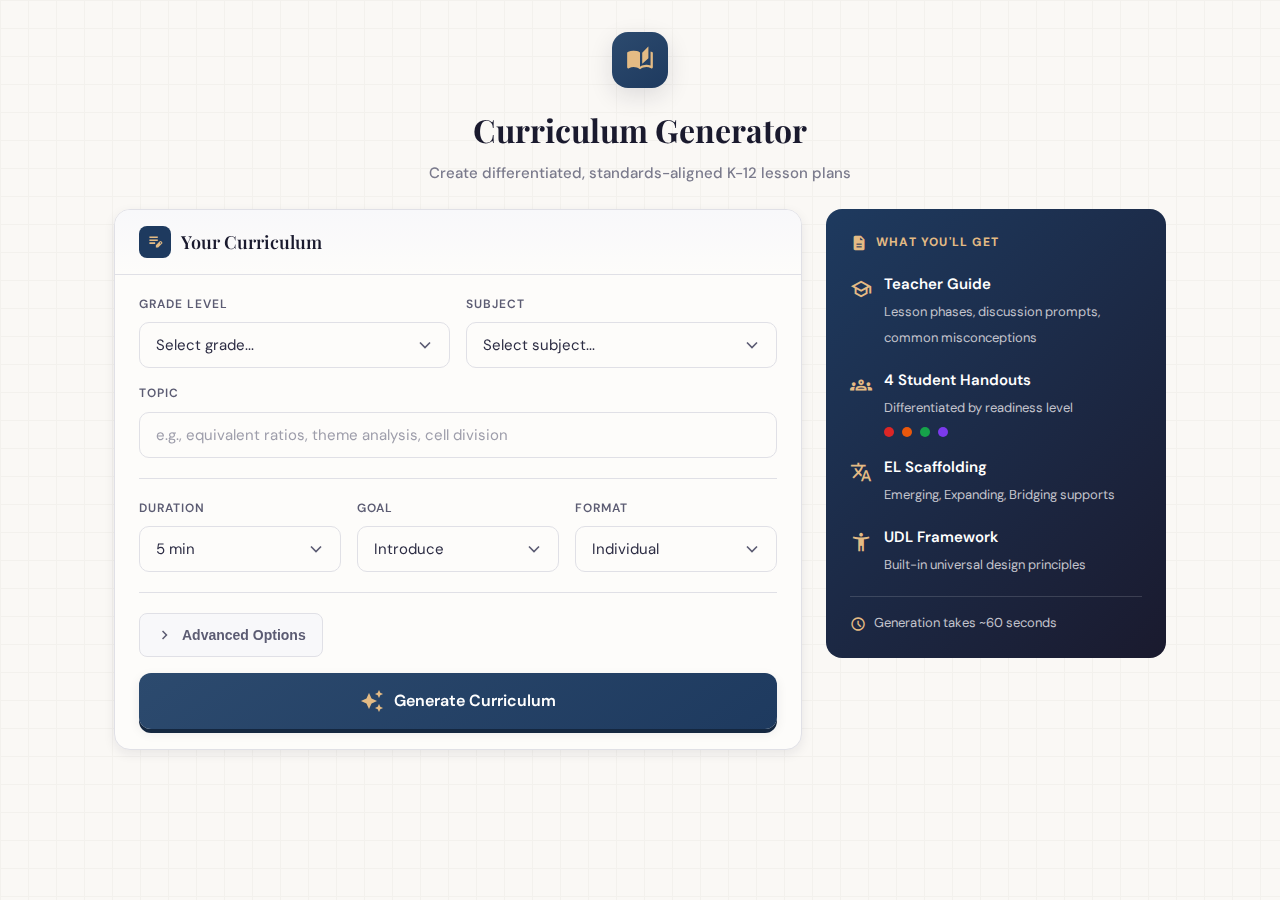
<file: prototypes/design1-dashboard.html>
<!DOCTYPE html>
<html lang="en">
<head>
    <meta charset="UTF-8">
    <meta name="viewport" content="width=device-width, initial-scale=1.0">
    <title>Design 1: Two-Column Dashboard - Curriculum Generator</title>
    <link href="https://fonts.googleapis.com/css2?family=Playfair+Display:wght@500;600;700;800&family=DM+Sans:opsz,wght@9..40,400;9..40,500;9..40,600;9..40,700&display=swap" rel="stylesheet">
    <link rel="stylesheet" href="https://fonts.googleapis.com/css2?family=Material+Symbols+Outlined:opsz,wght,FILL,GRAD@20..48,100..700,0..1,-50..200&display=swap">
    <style>
        :root {
            --ink-900: #1a1a2e;
            --ink-800: #2d2d44;
            --ink-700: #404058;
            --ink-600: #5c5c73;
            --ink-500: #7a7a8c;
            --ink-400: #9e9eab;
            --ink-300: #c4c4cd;
            --ink-200: #e0e0e6;
            --ink-100: #f0f0f3;
            --ink-50: #f8f8fa;
            --paper: #fdfcfa;
            --paper-warm: #faf8f5;
            --paper-grid: #e8e6e1;
            --gold-600: #b8860b;
            --gold-500: #d4a574;
            --gold-400: #e4bb84;
            --gold-300: #f0d4a8;
            --gold-100: #fdf6eb;
            --navy-700: #1e3a5f;
            --navy-600: #2c4a6e;
            --navy-500: #3d5a80;
            --level-below: #dc2626;
            --level-approaching: #ea580c;
            --level-at: #16a34a;
            --level-above: #7c3aed;
            --shadow-sm: 0 1px 2px rgba(26, 26, 46, 0.04);
            --shadow-md: 0 4px 12px rgba(26, 26, 46, 0.08);
            --shadow-lg: 0 8px 24px rgba(26, 26, 46, 0.12);
        }

        *, *::before, *::after {
            box-sizing: border-box;
            margin: 0;
            padding: 0;
        }

        body {
            font-family: 'DM Sans', -apple-system, BlinkMacSystemFont, sans-serif;
            background: var(--paper-warm);
            color: var(--ink-800);
            line-height: 1.6;
            min-height: 100vh;
        }

        body::before {
            content: '';
            position: fixed;
            inset: 0;
            background-image:
                linear-gradient(var(--paper-grid) 1px, transparent 1px),
                linear-gradient(90deg, var(--paper-grid) 1px, transparent 1px);
            background-size: 28px 28px;
            opacity: 0.4;
            pointer-events: none;
            z-index: -1;
        }

        .material-symbols-outlined {
            font-family: 'Material Symbols Outlined';
            font-weight: normal;
            font-style: normal;
            font-size: 24px;
            line-height: 1;
            display: inline-block;
            vertical-align: middle;
            font-variation-settings: 'FILL' 0, 'wght' 400, 'GRAD' 0, 'opsz' 24;
        }

        /* Header */
        header {
            text-align: center;
            padding: 2rem 1.5rem 1.5rem;
        }

        .logo-mark {
            display: inline-flex;
            align-items: center;
            justify-content: center;
            width: 56px;
            height: 56px;
            background: linear-gradient(145deg, var(--navy-600) 0%, var(--navy-700) 100%);
            border-radius: 16px;
            margin-bottom: 1rem;
            box-shadow: var(--shadow-lg);
        }

        .logo-mark .material-symbols-outlined {
            font-size: 28px;
            color: var(--gold-400);
            font-variation-settings: 'FILL' 1, 'wght' 400;
        }

        header h1 {
            font-family: 'Playfair Display', Georgia, serif;
            font-size: 2rem;
            font-weight: 700;
            color: var(--ink-900);
            margin-bottom: 0.375rem;
        }

        .subtitle {
            font-size: 0.9375rem;
            color: var(--ink-500);
            font-weight: 500;
        }

        /* Main Layout */
        .dashboard {
            max-width: 1100px;
            margin: 0 auto;
            padding: 0 1.5rem 3rem;
            display: grid;
            grid-template-columns: 1fr 340px;
            gap: 1.5rem;
            align-items: start;
        }

        /* Form Panel */
        .form-panel {
            background: var(--paper);
            border-radius: 16px;
            box-shadow: var(--shadow-md);
            border: 1px solid var(--ink-200);
            overflow: hidden;
        }

        .form-header {
            padding: 1rem 1.5rem;
            background: linear-gradient(180deg, var(--ink-50) 0%, var(--paper) 100%);
            border-bottom: 1px solid var(--ink-200);
        }

        .form-header h2 {
            font-family: 'Playfair Display', Georgia, serif;
            font-size: 1.125rem;
            font-weight: 600;
            color: var(--ink-900);
            display: flex;
            align-items: center;
            gap: 0.625rem;
        }

        .section-icon {
            display: flex;
            align-items: center;
            justify-content: center;
            width: 32px;
            height: 32px;
            background: var(--navy-700);
            border-radius: 8px;
            color: var(--gold-400);
            font-size: 18px;
            font-variation-settings: 'FILL' 1, 'wght' 500;
        }

        .form-body {
            padding: 1.25rem 1.5rem;
        }

        /* Form Groups */
        .form-row {
            display: grid;
            grid-template-columns: 1fr 1fr;
            gap: 1rem;
            margin-bottom: 1rem;
        }

        .form-row.triple {
            grid-template-columns: repeat(3, 1fr);
        }

        .form-group {
            margin-bottom: 0;
        }

        .form-group.full-width {
            grid-column: 1 / -1;
        }

        .form-group label {
            display: flex;
            align-items: center;
            gap: 0.5rem;
            font-size: 0.75rem;
            font-weight: 600;
            color: var(--ink-600);
            margin-bottom: 0.5rem;
            text-transform: uppercase;
            letter-spacing: 0.08em;
        }

        .form-group input,
        .form-group select {
            width: 100%;
            padding: 0.75rem 1rem;
            border: 1.5px solid var(--ink-200);
            border-radius: 10px;
            font-size: 0.9375rem;
            font-family: inherit;
            color: var(--ink-800);
            background: var(--paper);
        }

        .form-group select {
            cursor: pointer;
            appearance: none;
            background-image: url("data:image/svg+xml,%3Csvg xmlns='http://www.w3.org/2000/svg' width='20' height='20' viewBox='0 0 24 24' fill='none' stroke='%235c5c73' stroke-width='2'%3E%3Cpolyline points='6 9 12 15 18 9'%3E%3C/polyline%3E%3C/svg%3E");
            background-repeat: no-repeat;
            background-position: right 0.875rem center;
            padding-right: 2.75rem;
        }

        .form-group input::placeholder {
            color: var(--ink-400);
        }

        /* Divider */
        .section-divider {
            height: 1px;
            background: var(--ink-200);
            margin: 1.25rem 0;
        }

        /* Advanced Toggle */
        .advanced-toggle {
            display: flex;
            align-items: center;
            gap: 0.5rem;
            padding: 0.75rem 1rem;
            background: var(--ink-50);
            border: 1px solid var(--ink-200);
            border-radius: 8px;
            cursor: pointer;
            font-size: 0.875rem;
            font-weight: 600;
            color: var(--ink-600);
            margin-bottom: 1rem;
            transition: all 0.2s;
        }

        .advanced-toggle:hover {
            background: var(--paper-warm);
            color: var(--ink-700);
        }

        .advanced-toggle .material-symbols-outlined {
            font-size: 18px;
            transition: transform 0.2s;
        }

        .advanced-toggle.open .material-symbols-outlined {
            transform: rotate(90deg);
        }

        .advanced-options {
            display: none;
            padding-top: 0.5rem;
        }

        .advanced-options.open {
            display: block;
        }

        .optional-badge {
            font-size: 0.625rem;
            font-weight: 700;
            text-transform: uppercase;
            letter-spacing: 0.1em;
            color: var(--gold-600);
            background: var(--gold-100);
            padding: 0.2rem 0.5rem;
            border-radius: 4px;
            border: 1px solid var(--gold-300);
        }

        /* Submit Button */
        .submit-btn {
            width: 100%;
            padding: 1rem 2rem;
            background: linear-gradient(145deg, var(--navy-600) 0%, var(--navy-700) 100%);
            color: white;
            border: none;
            border-radius: 12px;
            font-family: 'DM Sans', sans-serif;
            font-size: 1rem;
            font-weight: 600;
            cursor: pointer;
            box-shadow: var(--shadow-md), 0 4px 0 #152942;
            display: flex;
            align-items: center;
            justify-content: center;
            gap: 0.625rem;
            margin-top: 0.5rem;
        }

        .submit-btn:hover {
            background: linear-gradient(145deg, var(--navy-500) 0%, var(--navy-600) 100%);
        }

        .submit-btn .material-symbols-outlined {
            color: var(--gold-400);
            font-variation-settings: 'FILL' 1;
        }

        /* Preview Panel (Sidebar) */
        .preview-panel {
            position: sticky;
            top: 1.5rem;
        }

        .preview-card {
            background: linear-gradient(135deg, var(--navy-700) 0%, var(--ink-900) 100%);
            border-radius: 16px;
            padding: 1.5rem;
            color: white;
        }

        .preview-card h3 {
            display: flex;
            align-items: center;
            gap: 0.5rem;
            font-family: 'DM Sans', sans-serif;
            font-size: 0.75rem;
            font-weight: 700;
            text-transform: uppercase;
            letter-spacing: 0.1em;
            color: var(--gold-400);
            margin-bottom: 1.25rem;
        }

        .preview-card h3 .material-symbols-outlined {
            font-size: 18px;
            font-variation-settings: 'FILL' 1;
        }

        .preview-item {
            display: flex;
            align-items: flex-start;
            gap: 0.75rem;
            margin-bottom: 1.125rem;
        }

        .preview-item:last-child {
            margin-bottom: 0;
        }

        .preview-item .material-symbols-outlined {
            font-size: 22px;
            color: var(--gold-400);
            flex-shrink: 0;
            margin-top: 2px;
        }

        .preview-item strong {
            display: block;
            font-size: 0.9375rem;
            font-weight: 600;
            margin-bottom: 0.125rem;
        }

        .preview-item span {
            font-size: 0.8125rem;
            color: var(--ink-300);
            line-height: 1.4;
        }

        .level-indicators {
            display: flex;
            gap: 0.5rem;
            margin-top: 0.5rem;
        }

        .level-dot {
            width: 10px;
            height: 10px;
            border-radius: 50%;
        }

        .level-dot.below { background: var(--level-below); }
        .level-dot.approaching { background: var(--level-approaching); }
        .level-dot.at { background: var(--level-at); }
        .level-dot.above { background: var(--level-above); }

        .estimate {
            margin-top: 1.25rem;
            padding-top: 1rem;
            border-top: 1px solid rgba(255,255,255,0.15);
            font-size: 0.8125rem;
            color: var(--ink-300);
            display: flex;
            align-items: center;
            gap: 0.5rem;
        }

        .estimate .material-symbols-outlined {
            font-size: 16px;
            color: var(--gold-400);
        }

        /* Responsive */
        @media (max-width: 900px) {
            .dashboard {
                grid-template-columns: 1fr;
            }

            .preview-panel {
                position: static;
                order: -1;
            }
        }

        @media (max-width: 600px) {
            .form-row,
            .form-row.triple {
                grid-template-columns: 1fr;
            }

            header h1 {
                font-size: 1.75rem;
            }
        }
    </style>
</head>
<body>
    <header>
        <div class="logo-mark">
            <span class="material-symbols-outlined">auto_stories</span>
        </div>
        <h1>Curriculum Generator</h1>
        <p class="subtitle">Create differentiated, standards-aligned K-12 lesson plans</p>
    </header>

    <main class="dashboard">
        <div class="form-panel">
            <div class="form-header">
                <h2>
                    <span class="section-icon material-symbols-outlined">edit_note</span>
                    Your Curriculum
                </h2>
            </div>

            <form class="form-body">
                <div class="form-row">
                    <div class="form-group">
                        <label for="grade">Grade Level</label>
                        <select id="grade" name="grade">
                            <option value="">Select grade...</option>
                            <option value="K">Kindergarten</option>
                            <option value="1">1st Grade</option>
                            <option value="2">2nd Grade</option>
                            <option value="3">3rd Grade</option>
                            <option value="4">4th Grade</option>
                            <option value="5">5th Grade</option>
                            <option value="6">6th Grade</option>
                            <option value="7">7th Grade</option>
                            <option value="8">8th Grade</option>
                        </select>
                    </div>

                    <div class="form-group">
                        <label for="subject">Subject</label>
                        <select id="subject" name="subject">
                            <option value="">Select subject...</option>
                            <option value="Math">Math</option>
                            <option value="ELA">ELA</option>
                            <option value="Science">Science</option>
                            <option value="History">History</option>
                        </select>
                    </div>
                </div>

                <div class="form-group full-width">
                    <label for="topic">Topic</label>
                    <input type="text" id="topic" name="topic" placeholder="e.g., equivalent ratios, theme analysis, cell division">
                </div>

                <div class="section-divider"></div>

                <div class="form-row triple">
                    <div class="form-group">
                        <label for="duration">Duration</label>
                        <select id="duration" name="duration">
                            <option value="5">5 min</option>
                            <option value="10">10 min</option>
                            <option value="15">15 min</option>
                            <option value="20">20 min</option>
                        </select>
                    </div>

                    <div class="form-group">
                        <label for="goal">Goal</label>
                        <select id="goal" name="goal">
                            <option value="introduce">Introduce</option>
                            <option value="practice">Practice</option>
                            <option value="assess">Assess</option>
                            <option value="remediate">Remediate</option>
                        </select>
                    </div>

                    <div class="form-group">
                        <label for="format">Format</label>
                        <select id="format" name="format">
                            <option value="individual">Individual</option>
                            <option value="small_group">Small Group</option>
                            <option value="whole_class">Whole Class</option>
                        </select>
                    </div>
                </div>

                <div class="section-divider"></div>

                <button type="button" class="advanced-toggle" onclick="this.classList.toggle('open'); document.getElementById('advanced-options').classList.toggle('open')">
                    <span class="material-symbols-outlined">chevron_right</span>
                    Advanced Options
                </button>

                <div id="advanced-options" class="advanced-options">
                    <div class="form-group full-width" style="margin-bottom: 1rem;">
                        <label for="approach">
                            Teaching Approach
                            <span class="optional-badge">Optional</span>
                        </label>
                        <select id="approach" name="approach">
                            <option value="">Auto-select based on subject & goal</option>
                            <optgroup label="Inquiry & Problem-Based">
                                <option value="5e_lessons">5E Lesson Model</option>
                                <option value="3_act_math">3 Act Math Tasks</option>
                            </optgroup>
                            <optgroup label="Project & Passion-Driven">
                                <option value="project_based_learning">Project-Based Learning</option>
                                <option value="genius_hour">Genius Hour</option>
                            </optgroup>
                        </select>
                    </div>

                    <div class="form-group full-width" style="margin-bottom: 1rem;">
                        <label for="model">
                            AI Model
                            <span class="optional-badge">Advanced</span>
                        </label>
                        <select id="model" name="model">
                            <option value="gemini-3-pro">Gemini 3.0 Pro (Google)</option>
                            <option value="claude-sonnet-4.5">Claude Sonnet 4.5 (Anthropic)</option>
                        </select>
                    </div>
                </div>

                <button type="submit" class="submit-btn">
                    <span class="material-symbols-outlined">auto_awesome</span>
                    Generate Curriculum
                </button>
            </form>
        </div>

        <aside class="preview-panel">
            <div class="preview-card">
                <h3>
                    <span class="material-symbols-outlined">description</span>
                    What You'll Get
                </h3>

                <div class="preview-item">
                    <span class="material-symbols-outlined">school</span>
                    <div>
                        <strong>Teacher Guide</strong>
                        <span>Lesson phases, discussion prompts, common misconceptions</span>
                    </div>
                </div>

                <div class="preview-item">
                    <span class="material-symbols-outlined">groups</span>
                    <div>
                        <strong>4 Student Handouts</strong>
                        <span>Differentiated by readiness level</span>
                        <div class="level-indicators">
                            <span class="level-dot below" title="Below Level"></span>
                            <span class="level-dot approaching" title="Approaching"></span>
                            <span class="level-dot at" title="At Level"></span>
                            <span class="level-dot above" title="Above Level"></span>
                        </div>
                    </div>
                </div>

                <div class="preview-item">
                    <span class="material-symbols-outlined">translate</span>
                    <div>
                        <strong>EL Scaffolding</strong>
                        <span>Emerging, Expanding, Bridging supports</span>
                    </div>
                </div>

                <div class="preview-item">
                    <span class="material-symbols-outlined">accessibility_new</span>
                    <div>
                        <strong>UDL Framework</strong>
                        <span>Built-in universal design principles</span>
                    </div>
                </div>

                <div class="estimate">
                    <span class="material-symbols-outlined">schedule</span>
                    Generation takes ~60 seconds
                </div>
            </div>
        </aside>
    </main>

    <script>
        // Simple toggle functionality for prototype
        document.querySelector('.advanced-toggle').addEventListener('click', function() {
            this.classList.toggle('open');
            document.getElementById('advanced-options').classList.toggle('open');
        });
    </script>
</body>
</html>
</file>
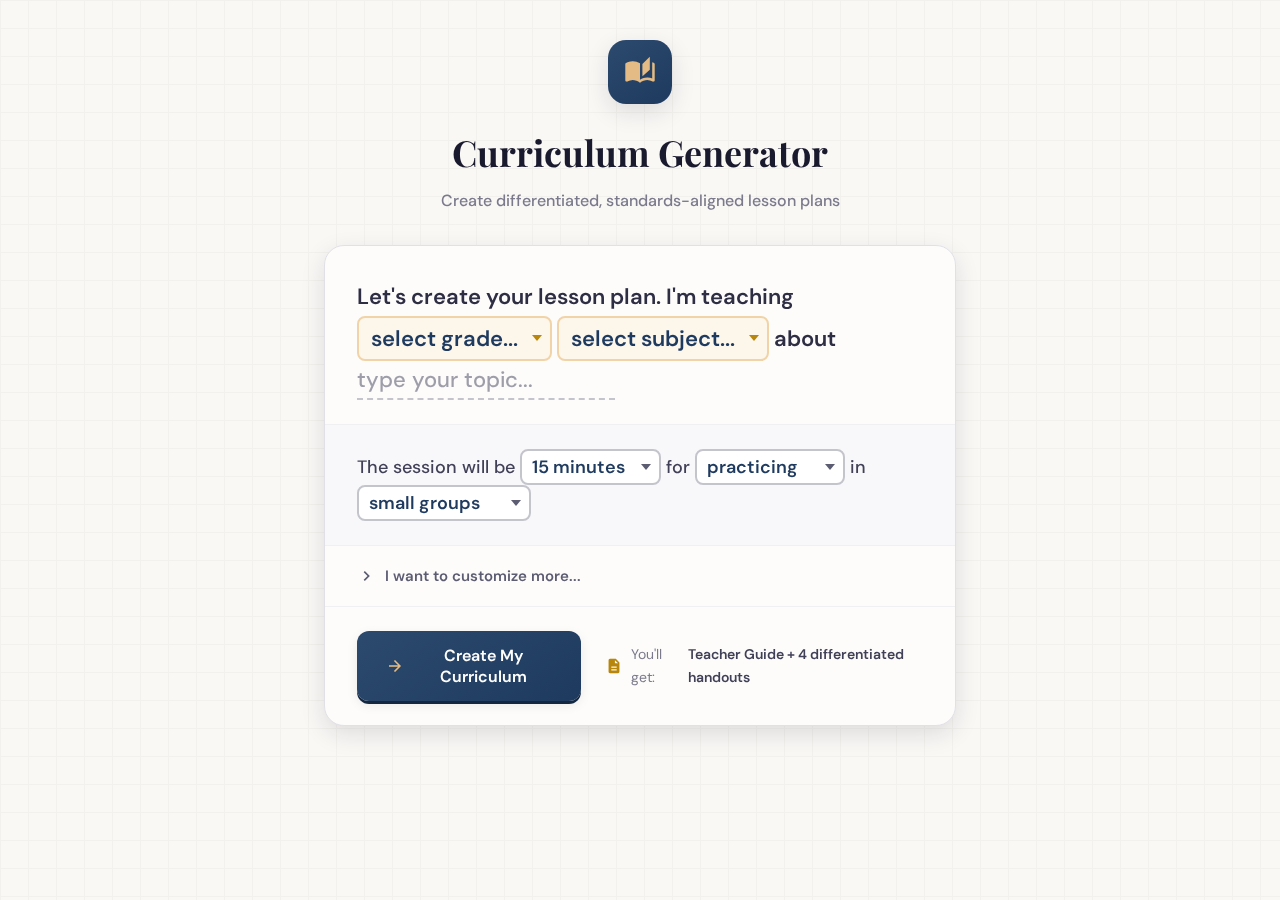
<file: prototypes/design2-conversational.html>
<!DOCTYPE html>
<html lang="en">
<head>
    <meta charset="UTF-8">
    <meta name="viewport" content="width=device-width, initial-scale=1.0">
    <title>Design 2: Conversational Flow - Curriculum Generator</title>
    <link href="https://fonts.googleapis.com/css2?family=Playfair+Display:wght@500;600;700;800&family=DM+Sans:opsz,wght@9..40,400;9..40,500;9..40,600;9..40,700&display=swap" rel="stylesheet">
    <link rel="stylesheet" href="https://fonts.googleapis.com/css2?family=Material+Symbols+Outlined:opsz,wght,FILL,GRAD@20..48,100..700,0..1,-50..200&display=swap">
    <style>
        :root {
            --ink-900: #1a1a2e;
            --ink-800: #2d2d44;
            --ink-700: #404058;
            --ink-600: #5c5c73;
            --ink-500: #7a7a8c;
            --ink-400: #9e9eab;
            --ink-300: #c4c4cd;
            --ink-200: #e0e0e6;
            --ink-100: #f0f0f3;
            --ink-50: #f8f8fa;
            --paper: #fdfcfa;
            --paper-warm: #faf8f5;
            --paper-grid: #e8e6e1;
            --gold-600: #b8860b;
            --gold-500: #d4a574;
            --gold-400: #e4bb84;
            --gold-300: #f0d4a8;
            --gold-100: #fdf6eb;
            --navy-700: #1e3a5f;
            --navy-600: #2c4a6e;
            --navy-500: #3d5a80;
            --level-below: #dc2626;
            --level-approaching: #ea580c;
            --level-at: #16a34a;
            --level-above: #7c3aed;
            --shadow-sm: 0 1px 2px rgba(26, 26, 46, 0.04);
            --shadow-md: 0 4px 12px rgba(26, 26, 46, 0.08);
            --shadow-lg: 0 8px 24px rgba(26, 26, 46, 0.12);
        }

        *, *::before, *::after {
            box-sizing: border-box;
            margin: 0;
            padding: 0;
        }

        body {
            font-family: 'DM Sans', -apple-system, BlinkMacSystemFont, sans-serif;
            background: var(--paper-warm);
            color: var(--ink-800);
            line-height: 1.6;
            min-height: 100vh;
        }

        body::before {
            content: '';
            position: fixed;
            inset: 0;
            background-image:
                linear-gradient(var(--paper-grid) 1px, transparent 1px),
                linear-gradient(90deg, var(--paper-grid) 1px, transparent 1px);
            background-size: 28px 28px;
            opacity: 0.4;
            pointer-events: none;
            z-index: -1;
        }

        .material-symbols-outlined {
            font-family: 'Material Symbols Outlined';
            font-weight: normal;
            font-style: normal;
            font-size: 24px;
            line-height: 1;
            display: inline-block;
            vertical-align: middle;
            font-variation-settings: 'FILL' 0, 'wght' 400, 'GRAD' 0, 'opsz' 24;
        }

        /* Header */
        header {
            text-align: center;
            padding: 2.5rem 1.5rem 2rem;
        }

        .logo-mark {
            display: inline-flex;
            align-items: center;
            justify-content: center;
            width: 64px;
            height: 64px;
            background: linear-gradient(145deg, var(--navy-600) 0%, var(--navy-700) 100%);
            border-radius: 18px;
            margin-bottom: 1.25rem;
            box-shadow: var(--shadow-lg);
        }

        .logo-mark .material-symbols-outlined {
            font-size: 32px;
            color: var(--gold-400);
            font-variation-settings: 'FILL' 1, 'wght' 400;
        }

        header h1 {
            font-family: 'Playfair Display', Georgia, serif;
            font-size: 2.25rem;
            font-weight: 700;
            color: var(--ink-900);
            margin-bottom: 0.375rem;
        }

        .subtitle {
            font-size: 1rem;
            color: var(--ink-500);
            font-weight: 500;
        }

        /* Main Container */
        .container {
            max-width: 680px;
            margin: 0 auto;
            padding: 0 1.5rem 3rem;
        }

        /* Conversational Card */
        .conversation-card {
            background: var(--paper);
            border-radius: 20px;
            box-shadow: var(--shadow-lg);
            border: 1px solid var(--ink-200);
            overflow: hidden;
        }

        /* Prompt Section */
        .prompt-section {
            padding: 2rem 2rem 1.5rem;
            border-bottom: 1px solid var(--ink-100);
        }

        .prompt-label {
            font-size: 1.375rem;
            font-weight: 600;
            color: var(--ink-800);
            line-height: 1.7;
        }

        /* Inline Select */
        .inline-select {
            display: inline-flex;
            position: relative;
        }

        .inline-select select {
            appearance: none;
            background: var(--gold-100);
            border: 2px solid var(--gold-300);
            border-radius: 8px;
            padding: 0.375rem 2rem 0.375rem 0.75rem;
            font-family: inherit;
            font-size: 1.375rem;
            font-weight: 600;
            color: var(--navy-700);
            cursor: pointer;
            transition: all 0.2s;
        }

        .inline-select select:hover {
            border-color: var(--gold-500);
            background: #fffdf8;
        }

        .inline-select select:focus {
            outline: none;
            border-color: var(--gold-600);
            box-shadow: 0 0 0 3px rgba(184, 134, 11, 0.15);
        }

        .inline-select::after {
            content: '';
            position: absolute;
            right: 0.625rem;
            top: 50%;
            transform: translateY(-50%);
            width: 0;
            height: 0;
            border-left: 5px solid transparent;
            border-right: 5px solid transparent;
            border-top: 6px solid var(--gold-600);
            pointer-events: none;
        }

        /* Inline Input */
        .inline-input {
            display: inline-block;
            min-width: 220px;
            position: relative;
        }

        .inline-input input {
            width: 100%;
            border: none;
            border-bottom: 2px dashed var(--ink-300);
            background: transparent;
            padding: 0.25rem 0;
            font-family: inherit;
            font-size: 1.375rem;
            font-weight: 600;
            color: var(--navy-700);
        }

        .inline-input input::placeholder {
            color: var(--ink-400);
            font-weight: 500;
        }

        .inline-input input:focus {
            outline: none;
            border-bottom-style: solid;
            border-bottom-color: var(--navy-600);
        }

        /* Session Details */
        .session-section {
            padding: 1.5rem 2rem;
            background: var(--ink-50);
            border-bottom: 1px solid var(--ink-100);
        }

        .session-label {
            font-size: 1.125rem;
            font-weight: 500;
            color: var(--ink-700);
            line-height: 1.8;
        }

        .session-section .inline-select select {
            font-size: 1.125rem;
            padding: 0.25rem 1.75rem 0.25rem 0.625rem;
            background: white;
            border-color: var(--ink-300);
        }

        .session-section .inline-select select:hover {
            border-color: var(--ink-400);
        }

        .session-section .inline-select select:focus {
            border-color: var(--navy-600);
            box-shadow: 0 0 0 3px rgba(30, 58, 95, 0.12);
        }

        .session-section .inline-select::after {
            border-top-color: var(--ink-600);
        }

        /* Customize More */
        .customize-section {
            padding: 1.25rem 2rem;
            border-bottom: 1px solid var(--ink-100);
        }

        .customize-toggle {
            display: flex;
            align-items: center;
            gap: 0.5rem;
            background: none;
            border: none;
            padding: 0;
            font-family: inherit;
            font-size: 0.9375rem;
            font-weight: 600;
            color: var(--ink-600);
            cursor: pointer;
            transition: color 0.2s;
        }

        .customize-toggle:hover {
            color: var(--navy-600);
        }

        .customize-toggle .material-symbols-outlined {
            font-size: 20px;
            transition: transform 0.2s;
        }

        .customize-toggle.open .material-symbols-outlined {
            transform: rotate(90deg);
        }

        .customize-options {
            display: none;
            padding-top: 1rem;
        }

        .customize-options.open {
            display: block;
        }

        .option-row {
            display: flex;
            align-items: center;
            gap: 0.75rem;
            padding: 0.625rem 0;
        }

        .option-row label {
            font-size: 0.875rem;
            font-weight: 500;
            color: var(--ink-600);
            min-width: 140px;
        }

        .option-row select {
            flex: 1;
            padding: 0.5rem 2rem 0.5rem 0.75rem;
            border: 1.5px solid var(--ink-200);
            border-radius: 8px;
            font-family: inherit;
            font-size: 0.875rem;
            color: var(--ink-700);
            background: white;
            appearance: none;
            background-image: url("data:image/svg+xml,%3Csvg xmlns='http://www.w3.org/2000/svg' width='16' height='16' viewBox='0 0 24 24' fill='none' stroke='%235c5c73' stroke-width='2'%3E%3Cpolyline points='6 9 12 15 18 9'%3E%3C/polyline%3E%3C/svg%3E");
            background-repeat: no-repeat;
            background-position: right 0.625rem center;
            cursor: pointer;
        }

        /* Action Section */
        .action-section {
            padding: 1.5rem 2rem;
            display: flex;
            align-items: center;
            justify-content: space-between;
            gap: 1.5rem;
        }

        .submit-btn {
            padding: 0.875rem 1.75rem;
            background: linear-gradient(145deg, var(--navy-600) 0%, var(--navy-700) 100%);
            color: white;
            border: none;
            border-radius: 12px;
            font-family: 'DM Sans', sans-serif;
            font-size: 1rem;
            font-weight: 600;
            cursor: pointer;
            box-shadow: var(--shadow-md), 0 3px 0 #152942;
            display: flex;
            align-items: center;
            gap: 0.5rem;
            transition: all 0.2s;
        }

        .submit-btn:hover {
            background: linear-gradient(145deg, var(--navy-500) 0%, var(--navy-600) 100%);
            transform: translateY(-1px);
        }

        .submit-btn .material-symbols-outlined {
            color: var(--gold-400);
            font-size: 20px;
        }

        .output-summary {
            font-size: 0.875rem;
            color: var(--ink-500);
            display: flex;
            align-items: center;
            gap: 0.5rem;
        }

        .output-summary .material-symbols-outlined {
            font-size: 18px;
            color: var(--gold-600);
        }

        .output-summary strong {
            color: var(--ink-700);
            font-weight: 600;
        }

        /* Responsive */
        @media (max-width: 600px) {
            .prompt-label,
            .inline-select select,
            .inline-input input {
                font-size: 1.125rem;
            }

            .inline-input {
                min-width: 180px;
            }

            .prompt-section,
            .session-section,
            .customize-section,
            .action-section {
                padding-left: 1.25rem;
                padding-right: 1.25rem;
            }

            .action-section {
                flex-direction: column;
                align-items: stretch;
            }

            .submit-btn {
                justify-content: center;
            }

            .output-summary {
                justify-content: center;
            }
        }
    </style>
</head>
<body>
    <header>
        <div class="logo-mark">
            <span class="material-symbols-outlined">auto_stories</span>
        </div>
        <h1>Curriculum Generator</h1>
        <p class="subtitle">Create differentiated, standards-aligned lesson plans</p>
    </header>

    <main class="container">
        <div class="conversation-card">
            <!-- Main Prompt -->
            <div class="prompt-section">
                <p class="prompt-label">
                    Let's create your lesson plan. I'm teaching
                    <span class="inline-select">
                        <select>
                            <option value="">select grade...</option>
                            <option value="K">Kindergarten</option>
                            <option value="1">1st grade</option>
                            <option value="2">2nd grade</option>
                            <option value="3">3rd grade</option>
                            <option value="4">4th grade</option>
                            <option value="5">5th grade</option>
                            <option value="6">6th grade</option>
                            <option value="7">7th grade</option>
                            <option value="8">8th grade</option>
                        </select>
                    </span>
                    <span class="inline-select">
                        <select>
                            <option value="">select subject...</option>
                            <option value="Math">Math</option>
                            <option value="ELA">ELA</option>
                            <option value="Science">Science</option>
                            <option value="History">History</option>
                        </select>
                    </span>
                    about
                    <span class="inline-input">
                        <input type="text" placeholder="type your topic...">
                    </span>
                </p>
            </div>

            <!-- Session Details -->
            <div class="session-section">
                <p class="session-label">
                    The session will be
                    <span class="inline-select">
                        <select>
                            <option value="5">5 minutes</option>
                            <option value="10">10 minutes</option>
                            <option value="15" selected>15 minutes</option>
                            <option value="20">20 minutes</option>
                        </select>
                    </span>
                    for
                    <span class="inline-select">
                        <select>
                            <option value="introduce">introducing</option>
                            <option value="practice" selected>practicing</option>
                            <option value="assess">assessing</option>
                            <option value="remediate">remediating</option>
                        </select>
                    </span>
                    in
                    <span class="inline-select">
                        <select>
                            <option value="individual">individual work</option>
                            <option value="small_group" selected>small groups</option>
                            <option value="whole_class">whole class</option>
                        </select>
                    </span>
                </p>
            </div>

            <!-- Customize More -->
            <div class="customize-section">
                <button type="button" class="customize-toggle" id="customize-btn">
                    <span class="material-symbols-outlined">chevron_right</span>
                    I want to customize more...
                </button>

                <div id="customize-options" class="customize-options">
                    <div class="option-row">
                        <label>Teaching Approach</label>
                        <select>
                            <option value="">Auto-select</option>
                            <option value="5e_lessons">5E Lesson Model</option>
                            <option value="3_act_math">3 Act Math Tasks</option>
                            <option value="project_based_learning">Project-Based Learning</option>
                            <option value="socratic_seminar">Socratic Seminar</option>
                        </select>
                    </div>
                    <div class="option-row">
                        <label>AI Model</label>
                        <select>
                            <option value="gemini-3-pro">Gemini 3.0 Pro</option>
                            <option value="claude-sonnet-4.5">Claude Sonnet 4.5</option>
                        </select>
                    </div>
                </div>
            </div>

            <!-- Action -->
            <div class="action-section">
                <button type="submit" class="submit-btn">
                    <span class="material-symbols-outlined" style="font-variation-settings: 'FILL' 1;">arrow_forward</span>
                    Create My Curriculum
                </button>

                <div class="output-summary">
                    <span class="material-symbols-outlined" style="font-variation-settings: 'FILL' 1;">description</span>
                    You'll get: <strong>Teacher Guide + 4 differentiated handouts</strong>
                </div>
            </div>
        </div>
    </main>

    <script>
        document.getElementById('customize-btn').addEventListener('click', function() {
            this.classList.toggle('open');
            document.getElementById('customize-options').classList.toggle('open');
        });
    </script>
</body>
</html>
</file>
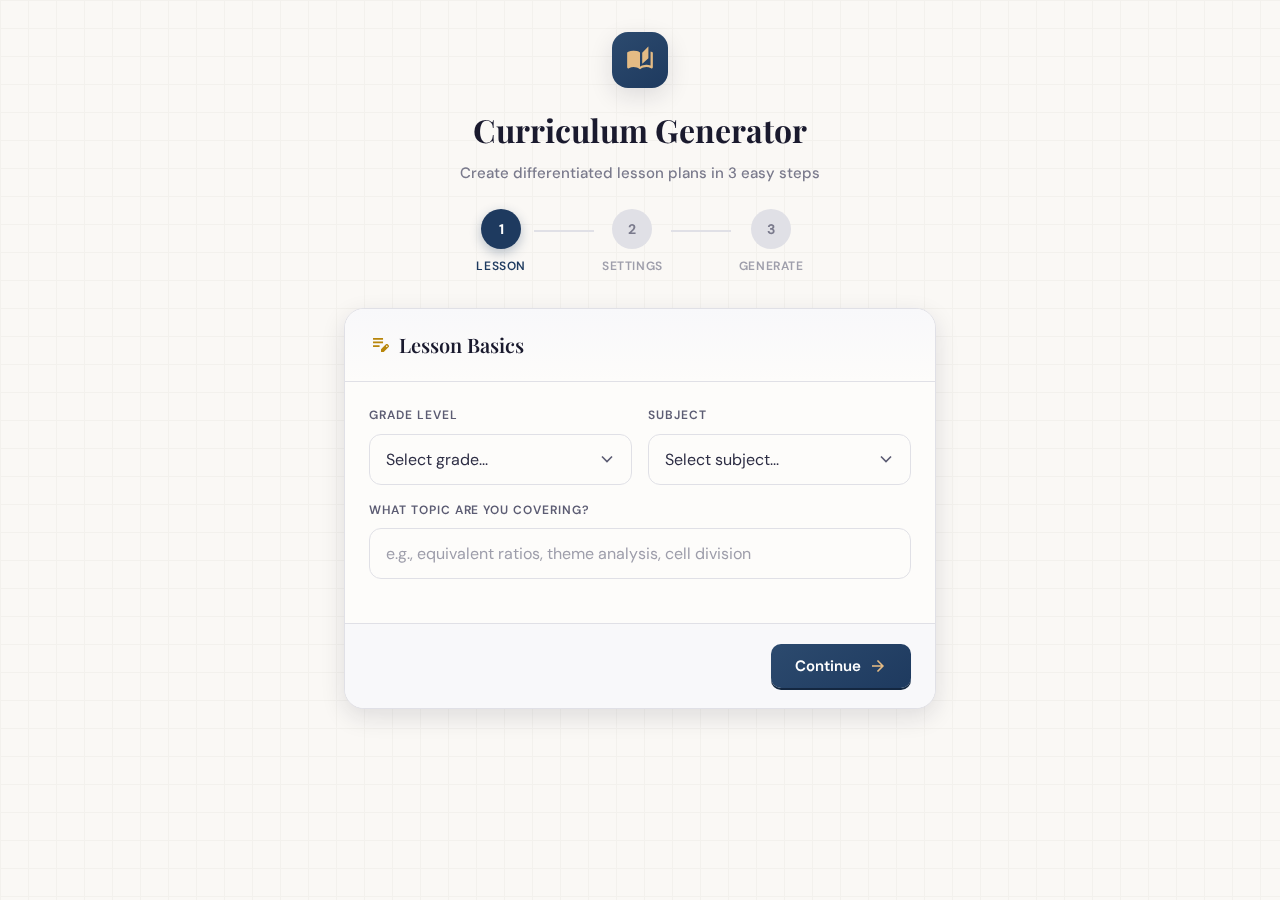
<file: prototypes/design3-stepper.html>
<!DOCTYPE html>
<html lang="en">
<head>
    <meta charset="UTF-8">
    <meta name="viewport" content="width=device-width, initial-scale=1.0">
    <title>Design 3: Card-Based Stepper - Curriculum Generator</title>
    <link href="https://fonts.googleapis.com/css2?family=Playfair+Display:wght@500;600;700;800&family=DM+Sans:opsz,wght@9..40,400;9..40,500;9..40,600;9..40,700&display=swap" rel="stylesheet">
    <link rel="stylesheet" href="https://fonts.googleapis.com/css2?family=Material+Symbols+Outlined:opsz,wght,FILL,GRAD@20..48,100..700,0..1,-50..200&display=swap">
    <style>
        :root {
            --ink-900: #1a1a2e;
            --ink-800: #2d2d44;
            --ink-700: #404058;
            --ink-600: #5c5c73;
            --ink-500: #7a7a8c;
            --ink-400: #9e9eab;
            --ink-300: #c4c4cd;
            --ink-200: #e0e0e6;
            --ink-100: #f0f0f3;
            --ink-50: #f8f8fa;
            --paper: #fdfcfa;
            --paper-warm: #faf8f5;
            --paper-grid: #e8e6e1;
            --gold-600: #b8860b;
            --gold-500: #d4a574;
            --gold-400: #e4bb84;
            --gold-300: #f0d4a8;
            --gold-100: #fdf6eb;
            --navy-700: #1e3a5f;
            --navy-600: #2c4a6e;
            --navy-500: #3d5a80;
            --success: #059669;
            --shadow-sm: 0 1px 2px rgba(26, 26, 46, 0.04);
            --shadow-md: 0 4px 12px rgba(26, 26, 46, 0.08);
            --shadow-lg: 0 8px 24px rgba(26, 26, 46, 0.12);
        }

        *, *::before, *::after {
            box-sizing: border-box;
            margin: 0;
            padding: 0;
        }

        body {
            font-family: 'DM Sans', -apple-system, BlinkMacSystemFont, sans-serif;
            background: var(--paper-warm);
            color: var(--ink-800);
            line-height: 1.6;
            min-height: 100vh;
        }

        body::before {
            content: '';
            position: fixed;
            inset: 0;
            background-image:
                linear-gradient(var(--paper-grid) 1px, transparent 1px),
                linear-gradient(90deg, var(--paper-grid) 1px, transparent 1px);
            background-size: 28px 28px;
            opacity: 0.4;
            pointer-events: none;
            z-index: -1;
        }

        .material-symbols-outlined {
            font-family: 'Material Symbols Outlined';
            font-weight: normal;
            font-style: normal;
            font-size: 24px;
            line-height: 1;
            display: inline-block;
            vertical-align: middle;
            font-variation-settings: 'FILL' 0, 'wght' 400, 'GRAD' 0, 'opsz' 24;
        }

        /* Header */
        header {
            text-align: center;
            padding: 2rem 1.5rem 1.5rem;
        }

        .logo-mark {
            display: inline-flex;
            align-items: center;
            justify-content: center;
            width: 56px;
            height: 56px;
            background: linear-gradient(145deg, var(--navy-600) 0%, var(--navy-700) 100%);
            border-radius: 16px;
            margin-bottom: 1rem;
            box-shadow: var(--shadow-lg);
        }

        .logo-mark .material-symbols-outlined {
            font-size: 28px;
            color: var(--gold-400);
            font-variation-settings: 'FILL' 1, 'wght' 400;
        }

        header h1 {
            font-family: 'Playfair Display', Georgia, serif;
            font-size: 2rem;
            font-weight: 700;
            color: var(--ink-900);
            margin-bottom: 0.375rem;
        }

        .subtitle {
            font-size: 0.9375rem;
            color: var(--ink-500);
            font-weight: 500;
        }

        /* Container */
        .container {
            max-width: 640px;
            margin: 0 auto;
            padding: 0 1.5rem 3rem;
        }

        /* Stepper */
        .stepper {
            display: flex;
            align-items: center;
            justify-content: center;
            gap: 0;
            margin-bottom: 2rem;
        }

        .step {
            display: flex;
            flex-direction: column;
            align-items: center;
            gap: 0.5rem;
            position: relative;
        }

        .step-circle {
            width: 40px;
            height: 40px;
            border-radius: 50%;
            background: var(--ink-200);
            color: var(--ink-500);
            display: flex;
            align-items: center;
            justify-content: center;
            font-weight: 700;
            font-size: 0.875rem;
            transition: all 0.3s;
        }

        .step.active .step-circle {
            background: var(--navy-700);
            color: white;
            box-shadow: 0 4px 12px rgba(30, 58, 95, 0.3);
        }

        .step.completed .step-circle {
            background: var(--success);
            color: white;
        }

        .step.completed .step-circle::after {
            content: '✓';
        }

        .step.completed .step-number {
            display: none;
        }

        .step-label {
            font-size: 0.75rem;
            font-weight: 600;
            text-transform: uppercase;
            letter-spacing: 0.05em;
            color: var(--ink-400);
        }

        .step.active .step-label {
            color: var(--navy-700);
        }

        .step.completed .step-label {
            color: var(--success);
        }

        .step-connector {
            width: 60px;
            height: 2px;
            background: var(--ink-200);
            margin: 0 0.5rem;
            margin-bottom: 1.5rem;
        }

        .step-connector.completed {
            background: var(--success);
        }

        /* Step Card */
        .step-card {
            background: var(--paper);
            border-radius: 20px;
            box-shadow: var(--shadow-lg);
            border: 1px solid var(--ink-200);
            overflow: hidden;
            display: none;
        }

        .step-card.active {
            display: block;
            animation: slideIn 0.3s ease-out;
        }

        @keyframes slideIn {
            from {
                opacity: 0;
                transform: translateX(20px);
            }
            to {
                opacity: 1;
                transform: translateX(0);
            }
        }

        .card-header {
            padding: 1.25rem 1.5rem;
            background: linear-gradient(180deg, var(--ink-50) 0%, var(--paper) 100%);
            border-bottom: 1px solid var(--ink-200);
        }

        .card-header h2 {
            font-family: 'Playfair Display', Georgia, serif;
            font-size: 1.25rem;
            font-weight: 600;
            color: var(--ink-900);
            display: flex;
            align-items: center;
            gap: 0.5rem;
        }

        .card-header h2 .material-symbols-outlined {
            font-size: 22px;
            color: var(--gold-600);
            font-variation-settings: 'FILL' 1;
        }

        .card-body {
            padding: 1.5rem;
        }

        /* Form Elements */
        .form-grid {
            display: grid;
            grid-template-columns: 1fr 1fr;
            gap: 1rem;
            margin-bottom: 1.25rem;
        }

        .form-group {
            display: flex;
            flex-direction: column;
            gap: 0.5rem;
        }

        .form-group.full {
            grid-column: 1 / -1;
        }

        .form-group label {
            font-size: 0.75rem;
            font-weight: 600;
            color: var(--ink-600);
            text-transform: uppercase;
            letter-spacing: 0.08em;
        }

        .form-group input,
        .form-group select {
            width: 100%;
            padding: 0.875rem 1rem;
            border: 1.5px solid var(--ink-200);
            border-radius: 12px;
            font-size: 1rem;
            font-family: inherit;
            color: var(--ink-800);
            background: var(--paper);
            transition: all 0.2s;
        }

        .form-group select {
            cursor: pointer;
            appearance: none;
            background-image: url("data:image/svg+xml,%3Csvg xmlns='http://www.w3.org/2000/svg' width='20' height='20' viewBox='0 0 24 24' fill='none' stroke='%235c5c73' stroke-width='2'%3E%3Cpolyline points='6 9 12 15 18 9'%3E%3C/polyline%3E%3C/svg%3E");
            background-repeat: no-repeat;
            background-position: right 0.875rem center;
            padding-right: 2.75rem;
        }

        .form-group input:focus,
        .form-group select:focus {
            outline: none;
            border-color: var(--navy-600);
            box-shadow: 0 0 0 3px rgba(30, 58, 95, 0.12);
        }

        .form-group input::placeholder {
            color: var(--ink-400);
        }

        /* Card Actions */
        .card-actions {
            padding: 1.25rem 1.5rem;
            background: var(--ink-50);
            border-top: 1px solid var(--ink-200);
            display: flex;
            justify-content: space-between;
            gap: 1rem;
        }

        .btn {
            padding: 0.75rem 1.5rem;
            border-radius: 10px;
            font-family: 'DM Sans', sans-serif;
            font-size: 0.9375rem;
            font-weight: 600;
            cursor: pointer;
            display: flex;
            align-items: center;
            gap: 0.5rem;
            transition: all 0.2s;
        }

        .btn-secondary {
            background: white;
            color: var(--ink-600);
            border: 1.5px solid var(--ink-200);
        }

        .btn-secondary:hover {
            background: var(--ink-50);
            border-color: var(--ink-300);
        }

        .btn-primary {
            background: linear-gradient(145deg, var(--navy-600) 0%, var(--navy-700) 100%);
            color: white;
            border: none;
            box-shadow: var(--shadow-sm), 0 2px 0 #152942;
        }

        .btn-primary:hover {
            background: linear-gradient(145deg, var(--navy-500) 0%, var(--navy-600) 100%);
        }

        .btn-primary .material-symbols-outlined {
            color: var(--gold-400);
            font-size: 18px;
        }

        .btn-success {
            background: linear-gradient(145deg, var(--success) 0%, #047857 100%);
            color: white;
            border: none;
            box-shadow: var(--shadow-sm), 0 2px 0 #065f46;
        }

        /* Preview Section (Step 3) */
        .preview-summary {
            background: var(--gold-100);
            border: 1px solid var(--gold-300);
            border-radius: 12px;
            padding: 1rem 1.25rem;
            margin-bottom: 1.25rem;
        }

        .preview-summary h4 {
            font-size: 0.75rem;
            font-weight: 700;
            text-transform: uppercase;
            letter-spacing: 0.08em;
            color: var(--gold-600);
            margin-bottom: 0.75rem;
        }

        .preview-item {
            display: flex;
            justify-content: space-between;
            padding: 0.375rem 0;
            font-size: 0.875rem;
        }

        .preview-item span:first-child {
            color: var(--ink-500);
        }

        .preview-item span:last-child {
            font-weight: 600;
            color: var(--ink-800);
        }

        .output-list {
            display: grid;
            gap: 0.75rem;
        }

        .output-item {
            display: flex;
            align-items: center;
            gap: 0.75rem;
            padding: 0.75rem 1rem;
            background: var(--paper);
            border: 1px solid var(--ink-200);
            border-radius: 10px;
        }

        .output-item .material-symbols-outlined {
            font-size: 20px;
            color: var(--navy-600);
            font-variation-settings: 'FILL' 1;
        }

        .output-item span {
            font-size: 0.9375rem;
            font-weight: 500;
            color: var(--ink-700);
        }

        /* Responsive */
        @media (max-width: 540px) {
            .form-grid {
                grid-template-columns: 1fr;
            }

            .stepper {
                gap: 0;
            }

            .step-connector {
                width: 40px;
            }

            .step-label {
                font-size: 0.625rem;
            }

            .card-actions {
                flex-direction: column;
            }

            .btn {
                justify-content: center;
            }
        }
    </style>
</head>
<body>
    <header>
        <div class="logo-mark">
            <span class="material-symbols-outlined">auto_stories</span>
        </div>
        <h1>Curriculum Generator</h1>
        <p class="subtitle">Create differentiated lesson plans in 3 easy steps</p>
    </header>

    <main class="container">
        <!-- Stepper -->
        <div class="stepper">
            <div class="step active" data-step="1">
                <div class="step-circle"><span class="step-number">1</span></div>
                <span class="step-label">Lesson</span>
            </div>
            <div class="step-connector"></div>
            <div class="step" data-step="2">
                <div class="step-circle"><span class="step-number">2</span></div>
                <span class="step-label">Settings</span>
            </div>
            <div class="step-connector"></div>
            <div class="step" data-step="3">
                <div class="step-circle"><span class="step-number">3</span></div>
                <span class="step-label">Generate</span>
            </div>
        </div>

        <!-- Step 1: Lesson Basics -->
        <div class="step-card active" data-card="1">
            <div class="card-header">
                <h2>
                    <span class="material-symbols-outlined">edit_note</span>
                    Lesson Basics
                </h2>
            </div>
            <div class="card-body">
                <div class="form-grid">
                    <div class="form-group">
                        <label>Grade Level</label>
                        <select>
                            <option value="">Select grade...</option>
                            <option value="K">Kindergarten</option>
                            <option value="1">1st Grade</option>
                            <option value="2">2nd Grade</option>
                            <option value="3">3rd Grade</option>
                            <option value="4">4th Grade</option>
                            <option value="5">5th Grade</option>
                            <option value="6">6th Grade</option>
                            <option value="7">7th Grade</option>
                            <option value="8">8th Grade</option>
                        </select>
                    </div>
                    <div class="form-group">
                        <label>Subject</label>
                        <select>
                            <option value="">Select subject...</option>
                            <option value="Math">Math</option>
                            <option value="ELA">ELA</option>
                            <option value="Science">Science</option>
                            <option value="History">History</option>
                        </select>
                    </div>
                    <div class="form-group full">
                        <label>What topic are you covering?</label>
                        <input type="text" placeholder="e.g., equivalent ratios, theme analysis, cell division">
                    </div>
                </div>
            </div>
            <div class="card-actions">
                <div></div>
                <button class="btn btn-primary" onclick="nextStep(1)">
                    Continue
                    <span class="material-symbols-outlined">arrow_forward</span>
                </button>
            </div>
        </div>

        <!-- Step 2: Session Settings -->
        <div class="step-card" data-card="2">
            <div class="card-header">
                <h2>
                    <span class="material-symbols-outlined">tune</span>
                    Session Settings
                </h2>
            </div>
            <div class="card-body">
                <div class="form-grid">
                    <div class="form-group">
                        <label>Duration</label>
                        <select>
                            <option value="5">5 minutes</option>
                            <option value="10">10 minutes</option>
                            <option value="15" selected>15 minutes</option>
                            <option value="20">20 minutes</option>
                        </select>
                    </div>
                    <div class="form-group">
                        <label>Learning Goal</label>
                        <select>
                            <option value="introduce">Introduce</option>
                            <option value="practice" selected>Practice</option>
                            <option value="assess">Assess</option>
                            <option value="remediate">Remediate</option>
                        </select>
                    </div>
                    <div class="form-group">
                        <label>Group Format</label>
                        <select>
                            <option value="individual">Individual</option>
                            <option value="small_group" selected>Small Group</option>
                            <option value="whole_class">Whole Class</option>
                        </select>
                    </div>
                    <div class="form-group">
                        <label>Teaching Approach</label>
                        <select>
                            <option value="">Auto-select</option>
                            <option value="5e_lessons">5E Lesson Model</option>
                            <option value="3_act_math">3 Act Math Tasks</option>
                            <option value="project_based_learning">Project-Based Learning</option>
                        </select>
                    </div>
                </div>
            </div>
            <div class="card-actions">
                <button class="btn btn-secondary" onclick="prevStep(2)">
                    <span class="material-symbols-outlined">arrow_back</span>
                    Back
                </button>
                <button class="btn btn-primary" onclick="nextStep(2)">
                    Continue
                    <span class="material-symbols-outlined">arrow_forward</span>
                </button>
            </div>
        </div>

        <!-- Step 3: Review & Generate -->
        <div class="step-card" data-card="3">
            <div class="card-header">
                <h2>
                    <span class="material-symbols-outlined">checklist</span>
                    Review & Generate
                </h2>
            </div>
            <div class="card-body">
                <div class="preview-summary">
                    <h4>Your Selections</h4>
                    <div class="preview-item">
                        <span>Grade & Subject</span>
                        <span>6th Grade Math</span>
                    </div>
                    <div class="preview-item">
                        <span>Topic</span>
                        <span>Equivalent Ratios</span>
                    </div>
                    <div class="preview-item">
                        <span>Session</span>
                        <span>15 min Practice (Small Group)</span>
                    </div>
                </div>

                <h4 style="font-size: 0.75rem; font-weight: 700; text-transform: uppercase; letter-spacing: 0.08em; color: var(--ink-600); margin-bottom: 0.75rem;">What You'll Receive</h4>
                <div class="output-list">
                    <div class="output-item">
                        <span class="material-symbols-outlined">school</span>
                        <span>Teacher Guide with lesson phases & discussion prompts</span>
                    </div>
                    <div class="output-item">
                        <span class="material-symbols-outlined">groups</span>
                        <span>4 Differentiated Student Handouts</span>
                    </div>
                    <div class="output-item">
                        <span class="material-symbols-outlined">translate</span>
                        <span>EL Scaffolding Strategies</span>
                    </div>
                </div>
            </div>
            <div class="card-actions">
                <button class="btn btn-secondary" onclick="prevStep(3)">
                    <span class="material-symbols-outlined">arrow_back</span>
                    Back
                </button>
                <button class="btn btn-success">
                    <span class="material-symbols-outlined" style="color: white;">auto_awesome</span>
                    Generate Curriculum
                </button>
            </div>
        </div>
    </main>

    <script>
        function nextStep(currentStep) {
            // Update stepper
            document.querySelector(`.step[data-step="${currentStep}"]`).classList.remove('active');
            document.querySelector(`.step[data-step="${currentStep}"]`).classList.add('completed');
            document.querySelector(`.step[data-step="${currentStep + 1}"]`).classList.add('active');

            // Update connector
            document.querySelectorAll('.step-connector')[currentStep - 1].classList.add('completed');

            // Update cards
            document.querySelector(`.step-card[data-card="${currentStep}"]`).classList.remove('active');
            document.querySelector(`.step-card[data-card="${currentStep + 1}"]`).classList.add('active');
        }

        function prevStep(currentStep) {
            // Update stepper
            document.querySelector(`.step[data-step="${currentStep}"]`).classList.remove('active');
            document.querySelector(`.step[data-step="${currentStep - 1}"]`).classList.remove('completed');
            document.querySelector(`.step[data-step="${currentStep - 1}"]`).classList.add('active');

            // Update connector
            document.querySelectorAll('.step-connector')[currentStep - 2].classList.remove('completed');

            // Update cards
            document.querySelector(`.step-card[data-card="${currentStep}"]`).classList.remove('active');
            document.querySelector(`.step-card[data-card="${currentStep - 1}"]`).classList.add('active');
        }
    </script>
</body>
</html>
</file>
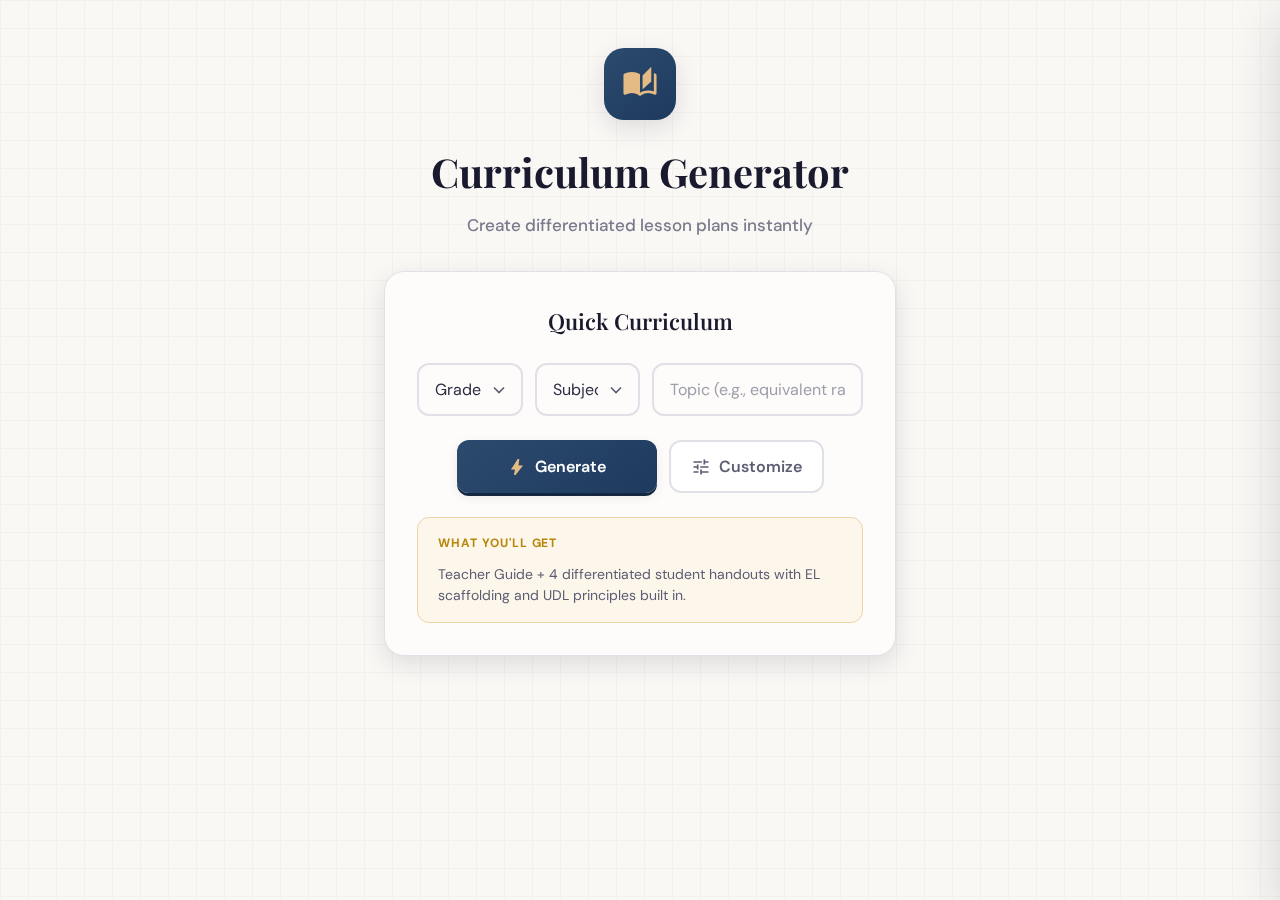
<file: prototypes/design4-minimal.html>
<!DOCTYPE html>
<html lang="en">
<head>
    <meta charset="UTF-8">
    <meta name="viewport" content="width=device-width, initial-scale=1.0">
    <title>Design 4: Minimal + Drawer - Curriculum Generator</title>
    <link href="https://fonts.googleapis.com/css2?family=Playfair+Display:wght@500;600;700;800&family=DM+Sans:opsz,wght@9..40,400;9..40,500;9..40,600;9..40,700&display=swap" rel="stylesheet">
    <link rel="stylesheet" href="https://fonts.googleapis.com/css2?family=Material+Symbols+Outlined:opsz,wght,FILL,GRAD@20..48,100..700,0..1,-50..200&display=swap">
    <style>
        :root {
            --ink-900: #1a1a2e;
            --ink-800: #2d2d44;
            --ink-700: #404058;
            --ink-600: #5c5c73;
            --ink-500: #7a7a8c;
            --ink-400: #9e9eab;
            --ink-300: #c4c4cd;
            --ink-200: #e0e0e6;
            --ink-100: #f0f0f3;
            --ink-50: #f8f8fa;
            --paper: #fdfcfa;
            --paper-warm: #faf8f5;
            --paper-grid: #e8e6e1;
            --gold-600: #b8860b;
            --gold-500: #d4a574;
            --gold-400: #e4bb84;
            --gold-300: #f0d4a8;
            --gold-100: #fdf6eb;
            --navy-700: #1e3a5f;
            --navy-600: #2c4a6e;
            --navy-500: #3d5a80;
            --shadow-sm: 0 1px 2px rgba(26, 26, 46, 0.04);
            --shadow-md: 0 4px 12px rgba(26, 26, 46, 0.08);
            --shadow-lg: 0 8px 24px rgba(26, 26, 46, 0.12);
            --shadow-xl: 0 16px 48px rgba(26, 26, 46, 0.16);
        }

        *, *::before, *::after {
            box-sizing: border-box;
            margin: 0;
            padding: 0;
        }

        body {
            font-family: 'DM Sans', -apple-system, BlinkMacSystemFont, sans-serif;
            background: var(--paper-warm);
            color: var(--ink-800);
            line-height: 1.6;
            min-height: 100vh;
        }

        body::before {
            content: '';
            position: fixed;
            inset: 0;
            background-image:
                linear-gradient(var(--paper-grid) 1px, transparent 1px),
                linear-gradient(90deg, var(--paper-grid) 1px, transparent 1px);
            background-size: 28px 28px;
            opacity: 0.4;
            pointer-events: none;
            z-index: -1;
        }

        .material-symbols-outlined {
            font-family: 'Material Symbols Outlined';
            font-weight: normal;
            font-style: normal;
            font-size: 24px;
            line-height: 1;
            display: inline-block;
            vertical-align: middle;
            font-variation-settings: 'FILL' 0, 'wght' 400, 'GRAD' 0, 'opsz' 24;
        }

        /* Header */
        header {
            text-align: center;
            padding: 3rem 1.5rem 2rem;
        }

        .logo-mark {
            display: inline-flex;
            align-items: center;
            justify-content: center;
            width: 72px;
            height: 72px;
            background: linear-gradient(145deg, var(--navy-600) 0%, var(--navy-700) 100%);
            border-radius: 20px;
            margin-bottom: 1.25rem;
            box-shadow: var(--shadow-lg);
        }

        .logo-mark .material-symbols-outlined {
            font-size: 36px;
            color: var(--gold-400);
            font-variation-settings: 'FILL' 1, 'wght' 400;
        }

        header h1 {
            font-family: 'Playfair Display', Georgia, serif;
            font-size: 2.5rem;
            font-weight: 700;
            color: var(--ink-900);
            margin-bottom: 0.5rem;
        }

        .subtitle {
            font-size: 1.0625rem;
            color: var(--ink-500);
            font-weight: 500;
        }

        /* Container */
        .container {
            max-width: 560px;
            margin: 0 auto;
            padding: 0 1.5rem;
        }

        /* Quick Mode Card */
        .quick-card {
            background: var(--paper);
            border-radius: 20px;
            box-shadow: var(--shadow-lg);
            border: 1px solid var(--ink-200);
            padding: 2rem;
            text-align: center;
        }

        .quick-card h2 {
            font-family: 'Playfair Display', Georgia, serif;
            font-size: 1.375rem;
            font-weight: 600;
            color: var(--ink-900);
            margin-bottom: 1.5rem;
        }

        .quick-form {
            display: grid;
            grid-template-columns: 1fr 1fr 2fr;
            gap: 0.75rem;
            margin-bottom: 1.5rem;
        }

        .quick-form select,
        .quick-form input {
            width: 100%;
            padding: 0.875rem 1rem;
            border: 2px solid var(--ink-200);
            border-radius: 12px;
            font-size: 1rem;
            font-family: inherit;
            color: var(--ink-800);
            background: var(--paper);
            transition: all 0.2s;
        }

        .quick-form select {
            cursor: pointer;
            appearance: none;
            background-image: url("data:image/svg+xml,%3Csvg xmlns='http://www.w3.org/2000/svg' width='20' height='20' viewBox='0 0 24 24' fill='none' stroke='%235c5c73' stroke-width='2'%3E%3Cpolyline points='6 9 12 15 18 9'%3E%3C/polyline%3E%3C/svg%3E");
            background-repeat: no-repeat;
            background-position: right 0.75rem center;
            padding-right: 2.5rem;
        }

        .quick-form select:focus,
        .quick-form input:focus {
            outline: none;
            border-color: var(--navy-600);
            box-shadow: 0 0 0 4px rgba(30, 58, 95, 0.12);
        }

        .quick-form input::placeholder {
            color: var(--ink-400);
        }

        .button-row {
            display: flex;
            gap: 0.75rem;
            justify-content: center;
        }

        .btn-generate {
            flex: 1;
            max-width: 200px;
            padding: 0.875rem 1.5rem;
            background: linear-gradient(145deg, var(--navy-600) 0%, var(--navy-700) 100%);
            color: white;
            border: none;
            border-radius: 12px;
            font-family: 'DM Sans', sans-serif;
            font-size: 1rem;
            font-weight: 600;
            cursor: pointer;
            box-shadow: var(--shadow-md), 0 3px 0 #152942;
            display: flex;
            align-items: center;
            justify-content: center;
            gap: 0.5rem;
            transition: all 0.2s;
        }

        .btn-generate:hover {
            background: linear-gradient(145deg, var(--navy-500) 0%, var(--navy-600) 100%);
            transform: translateY(-1px);
        }

        .btn-generate .material-symbols-outlined {
            color: var(--gold-400);
            font-size: 20px;
            font-variation-settings: 'FILL' 1;
        }

        .btn-customize {
            padding: 0.875rem 1.25rem;
            background: white;
            color: var(--ink-600);
            border: 2px solid var(--ink-200);
            border-radius: 12px;
            font-family: 'DM Sans', sans-serif;
            font-size: 1rem;
            font-weight: 600;
            cursor: pointer;
            display: flex;
            align-items: center;
            gap: 0.5rem;
            transition: all 0.2s;
        }

        .btn-customize:hover {
            background: var(--ink-50);
            border-color: var(--ink-300);
        }

        .btn-customize .material-symbols-outlined {
            font-size: 20px;
        }

        /* Divider */
        .or-divider {
            display: flex;
            align-items: center;
            gap: 1rem;
            margin: 1.25rem 0;
            color: var(--ink-400);
            font-size: 0.8125rem;
            font-weight: 600;
            text-transform: uppercase;
            letter-spacing: 0.1em;
        }

        .or-divider::before,
        .or-divider::after {
            content: '';
            flex: 1;
            height: 1px;
            background: var(--ink-200);
        }

        /* Customize Drawer */
        .drawer-overlay {
            position: fixed;
            inset: 0;
            background: rgba(26, 26, 46, 0.4);
            opacity: 0;
            visibility: hidden;
            transition: all 0.3s;
            z-index: 100;
        }

        .drawer-overlay.open {
            opacity: 1;
            visibility: visible;
        }

        .drawer {
            position: fixed;
            top: 0;
            right: 0;
            width: 100%;
            max-width: 420px;
            height: 100%;
            background: var(--paper);
            box-shadow: var(--shadow-xl);
            transform: translateX(100%);
            transition: transform 0.3s ease-out;
            z-index: 101;
            display: flex;
            flex-direction: column;
        }

        .drawer.open {
            transform: translateX(0);
        }

        .drawer-header {
            padding: 1.25rem 1.5rem;
            border-bottom: 1px solid var(--ink-200);
            display: flex;
            align-items: center;
            justify-content: space-between;
        }

        .drawer-back {
            display: flex;
            align-items: center;
            gap: 0.5rem;
            background: none;
            border: none;
            font-family: inherit;
            font-size: 0.9375rem;
            font-weight: 600;
            color: var(--navy-600);
            cursor: pointer;
            padding: 0;
        }

        .drawer-back:hover {
            color: var(--navy-700);
        }

        .drawer-back .material-symbols-outlined {
            font-size: 20px;
        }

        .drawer-body {
            flex: 1;
            overflow-y: auto;
            padding: 1.5rem;
        }

        .drawer-section {
            margin-bottom: 1.5rem;
        }

        .drawer-section h3 {
            font-size: 0.75rem;
            font-weight: 700;
            text-transform: uppercase;
            letter-spacing: 0.1em;
            color: var(--ink-500);
            margin-bottom: 0.875rem;
            display: flex;
            align-items: center;
            gap: 0.5rem;
        }

        .drawer-section h3 .material-symbols-outlined {
            font-size: 18px;
            color: var(--gold-600);
            font-variation-settings: 'FILL' 1;
        }

        .form-group {
            margin-bottom: 1rem;
        }

        .form-group label {
            display: block;
            font-size: 0.8125rem;
            font-weight: 600;
            color: var(--ink-600);
            margin-bottom: 0.375rem;
        }

        .form-group select {
            width: 100%;
            padding: 0.75rem 1rem;
            border: 1.5px solid var(--ink-200);
            border-radius: 10px;
            font-size: 0.9375rem;
            font-family: inherit;
            color: var(--ink-800);
            background: white;
            appearance: none;
            background-image: url("data:image/svg+xml,%3Csvg xmlns='http://www.w3.org/2000/svg' width='18' height='18' viewBox='0 0 24 24' fill='none' stroke='%235c5c73' stroke-width='2'%3E%3Cpolyline points='6 9 12 15 18 9'%3E%3C/polyline%3E%3C/svg%3E");
            background-repeat: no-repeat;
            background-position: right 0.75rem center;
            padding-right: 2.5rem;
            cursor: pointer;
        }

        .form-group select:focus {
            outline: none;
            border-color: var(--navy-600);
            box-shadow: 0 0 0 3px rgba(30, 58, 95, 0.12);
        }

        .checkbox-group {
            display: flex;
            align-items: center;
            gap: 0.75rem;
            padding: 0.75rem 1rem;
            background: var(--ink-50);
            border-radius: 10px;
            cursor: pointer;
        }

        .checkbox-group input {
            width: 1.125rem;
            height: 1.125rem;
            accent-color: var(--navy-600);
            cursor: pointer;
        }

        .checkbox-group span {
            font-size: 0.9375rem;
            font-weight: 500;
            color: var(--ink-700);
        }

        .drawer-footer {
            padding: 1.25rem 1.5rem;
            border-top: 1px solid var(--ink-200);
            background: var(--ink-50);
        }

        .drawer-generate {
            width: 100%;
            padding: 0.875rem 1.5rem;
            background: linear-gradient(145deg, var(--navy-600) 0%, var(--navy-700) 100%);
            color: white;
            border: none;
            border-radius: 12px;
            font-family: 'DM Sans', sans-serif;
            font-size: 1rem;
            font-weight: 600;
            cursor: pointer;
            box-shadow: var(--shadow-md), 0 3px 0 #152942;
            display: flex;
            align-items: center;
            justify-content: center;
            gap: 0.5rem;
        }

        .drawer-generate:hover {
            background: linear-gradient(145deg, var(--navy-500) 0%, var(--navy-600) 100%);
        }

        .drawer-generate .material-symbols-outlined {
            color: var(--gold-400);
            font-variation-settings: 'FILL' 1;
        }

        /* Output Preview */
        .output-hint {
            margin-top: 1.5rem;
            padding: 1rem 1.25rem;
            background: var(--gold-100);
            border: 1px solid var(--gold-300);
            border-radius: 12px;
            text-align: left;
        }

        .output-hint h4 {
            font-size: 0.75rem;
            font-weight: 700;
            text-transform: uppercase;
            letter-spacing: 0.08em;
            color: var(--gold-600);
            margin-bottom: 0.625rem;
        }

        .output-hint p {
            font-size: 0.875rem;
            color: var(--ink-600);
            line-height: 1.5;
        }

        /* Responsive */
        @media (max-width: 600px) {
            .quick-form {
                grid-template-columns: 1fr 1fr;
            }

            .quick-form input {
                grid-column: 1 / -1;
            }

            .button-row {
                flex-direction: column;
            }

            .btn-generate {
                max-width: none;
            }

            header h1 {
                font-size: 2rem;
            }

            .drawer {
                max-width: 100%;
            }
        }
    </style>
</head>
<body>
    <header>
        <div class="logo-mark">
            <span class="material-symbols-outlined">auto_stories</span>
        </div>
        <h1>Curriculum Generator</h1>
        <p class="subtitle">Create differentiated lesson plans instantly</p>
    </header>

    <main class="container">
        <div class="quick-card">
            <h2>Quick Curriculum</h2>

            <div class="quick-form">
                <select>
                    <option value="">Grade...</option>
                    <option value="K">K</option>
                    <option value="1">1st</option>
                    <option value="2">2nd</option>
                    <option value="3">3rd</option>
                    <option value="4">4th</option>
                    <option value="5">5th</option>
                    <option value="6">6th</option>
                    <option value="7">7th</option>
                    <option value="8">8th</option>
                </select>
                <select>
                    <option value="">Subject...</option>
                    <option value="Math">Math</option>
                    <option value="ELA">ELA</option>
                    <option value="Science">Science</option>
                    <option value="History">History</option>
                </select>
                <input type="text" placeholder="Topic (e.g., equivalent ratios)">
            </div>

            <div class="button-row">
                <button class="btn-generate">
                    <span class="material-symbols-outlined">bolt</span>
                    Generate
                </button>
                <button class="btn-customize" onclick="openDrawer()">
                    <span class="material-symbols-outlined">tune</span>
                    Customize
                </button>
            </div>

            <div class="output-hint">
                <h4>What You'll Get</h4>
                <p>Teacher Guide + 4 differentiated student handouts with EL scaffolding and UDL principles built in.</p>
            </div>
        </div>
    </main>

    <!-- Customize Drawer -->
    <div class="drawer-overlay" id="drawer-overlay" onclick="closeDrawer()"></div>
    <div class="drawer" id="drawer">
        <div class="drawer-header">
            <button class="drawer-back" onclick="closeDrawer()">
                <span class="material-symbols-outlined">arrow_back</span>
                Back to Quick Mode
            </button>
        </div>

        <div class="drawer-body">
            <div class="drawer-section">
                <h3>
                    <span class="material-symbols-outlined">tune</span>
                    Lesson Settings
                </h3>
                <div class="form-group">
                    <label>Duration</label>
                    <select>
                        <option value="5">5 minutes</option>
                        <option value="10">10 minutes</option>
                        <option value="15" selected>15 minutes</option>
                        <option value="20">20 minutes</option>
                    </select>
                </div>
                <div class="form-group">
                    <label>Learning Goal</label>
                    <select>
                        <option value="introduce">Introduce</option>
                        <option value="practice" selected>Practice</option>
                        <option value="assess">Assess</option>
                        <option value="remediate">Remediate</option>
                    </select>
                </div>
                <div class="form-group">
                    <label>Group Format</label>
                    <select>
                        <option value="individual">Individual</option>
                        <option value="small_group" selected>Small Group</option>
                        <option value="whole_class">Whole Class</option>
                    </select>
                </div>
            </div>

            <div class="drawer-section">
                <h3>
                    <span class="material-symbols-outlined">psychology</span>
                    Teaching Approach
                </h3>
                <div class="form-group">
                    <label>Methodology</label>
                    <select>
                        <option value="">Auto-select based on subject & goal</option>
                        <optgroup label="Inquiry & Problem-Based">
                            <option value="5e_lessons">5E Lesson Model</option>
                            <option value="3_act_math">3 Act Math Tasks</option>
                        </optgroup>
                        <optgroup label="Project & Passion-Driven">
                            <option value="project_based_learning">Project-Based Learning</option>
                            <option value="genius_hour">Genius Hour</option>
                        </optgroup>
                    </select>
                </div>
                <label class="checkbox-group">
                    <input type="checkbox">
                    <span>Include UDL documentation</span>
                </label>
            </div>

            <div class="drawer-section">
                <h3>
                    <span class="material-symbols-outlined">smart_toy</span>
                    AI Model
                </h3>
                <div class="form-group">
                    <select>
                        <option value="gemini-3-pro">Gemini 3.0 Pro (Google)</option>
                        <option value="claude-sonnet-4.5">Claude Sonnet 4.5 (Anthropic)</option>
                    </select>
                </div>
            </div>
        </div>

        <div class="drawer-footer">
            <button class="drawer-generate">
                <span class="material-symbols-outlined">auto_awesome</span>
                Generate with These Settings
            </button>
        </div>
    </div>

    <script>
        function openDrawer() {
            document.getElementById('drawer').classList.add('open');
            document.getElementById('drawer-overlay').classList.add('open');
            document.body.style.overflow = 'hidden';
        }

        function closeDrawer() {
            document.getElementById('drawer').classList.remove('open');
            document.getElementById('drawer-overlay').classList.remove('open');
            document.body.style.overflow = '';
        }
    </script>
</body>
</html>
</file>
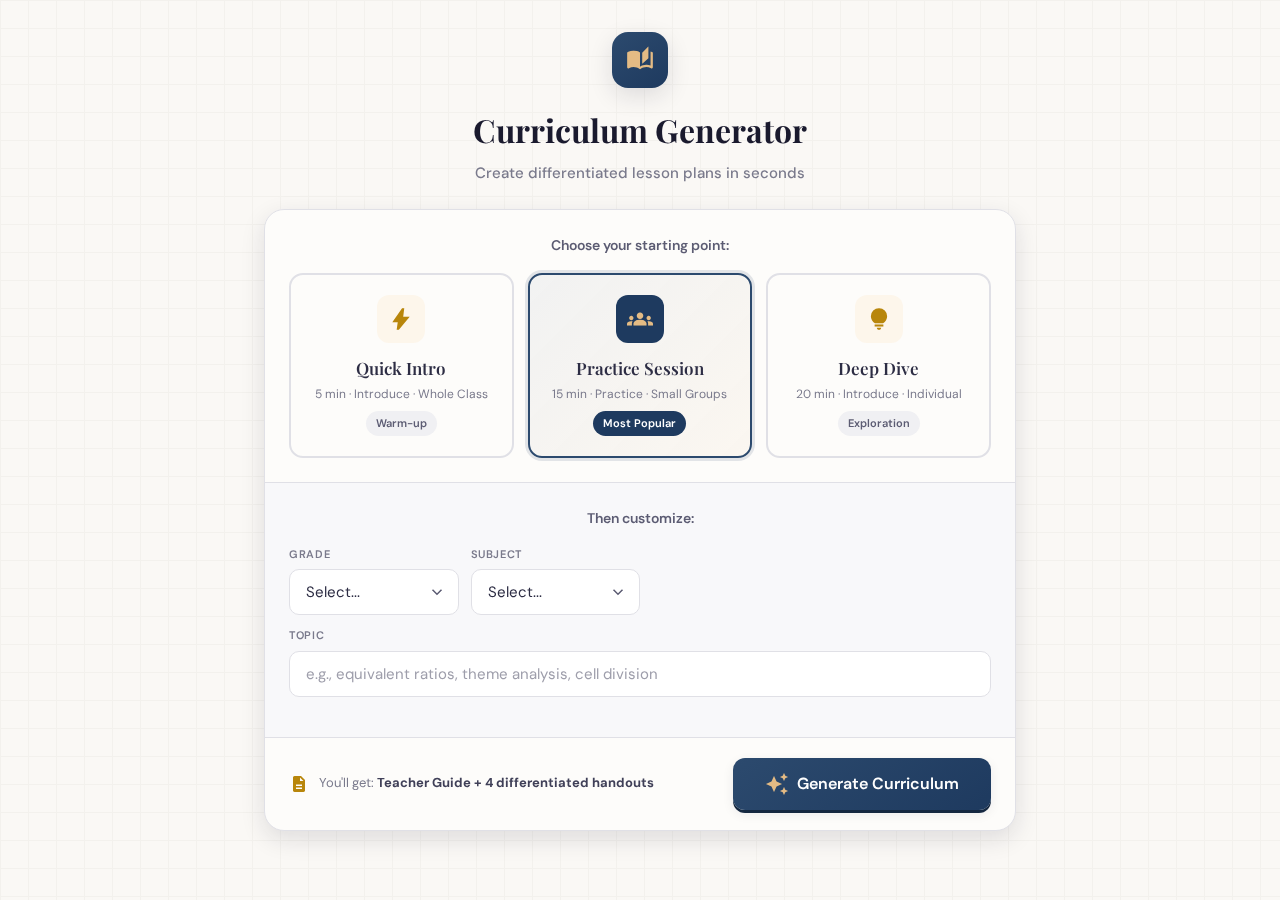
<file: prototypes/design5-presets.html>
<!DOCTYPE html>
<html lang="en">
<head>
    <meta charset="UTF-8">
    <meta name="viewport" content="width=device-width, initial-scale=1.0">
    <title>Design 5: Visual Presets - Curriculum Generator</title>
    <link href="https://fonts.googleapis.com/css2?family=Playfair+Display:wght@500;600;700;800&family=DM+Sans:opsz,wght@9..40,400;9..40,500;9..40,600;9..40,700&display=swap" rel="stylesheet">
    <link rel="stylesheet" href="https://fonts.googleapis.com/css2?family=Material+Symbols+Outlined:opsz,wght,FILL,GRAD@20..48,100..700,0..1,-50..200&display=swap">
    <style>
        :root {
            --ink-900: #1a1a2e;
            --ink-800: #2d2d44;
            --ink-700: #404058;
            --ink-600: #5c5c73;
            --ink-500: #7a7a8c;
            --ink-400: #9e9eab;
            --ink-300: #c4c4cd;
            --ink-200: #e0e0e6;
            --ink-100: #f0f0f3;
            --ink-50: #f8f8fa;
            --paper: #fdfcfa;
            --paper-warm: #faf8f5;
            --paper-grid: #e8e6e1;
            --gold-600: #b8860b;
            --gold-500: #d4a574;
            --gold-400: #e4bb84;
            --gold-300: #f0d4a8;
            --gold-100: #fdf6eb;
            --navy-700: #1e3a5f;
            --navy-600: #2c4a6e;
            --navy-500: #3d5a80;
            --level-below: #dc2626;
            --level-approaching: #ea580c;
            --level-at: #16a34a;
            --level-above: #7c3aed;
            --shadow-sm: 0 1px 2px rgba(26, 26, 46, 0.04);
            --shadow-md: 0 4px 12px rgba(26, 26, 46, 0.08);
            --shadow-lg: 0 8px 24px rgba(26, 26, 46, 0.12);
        }

        *, *::before, *::after {
            box-sizing: border-box;
            margin: 0;
            padding: 0;
        }

        body {
            font-family: 'DM Sans', -apple-system, BlinkMacSystemFont, sans-serif;
            background: var(--paper-warm);
            color: var(--ink-800);
            line-height: 1.6;
            min-height: 100vh;
        }

        body::before {
            content: '';
            position: fixed;
            inset: 0;
            background-image:
                linear-gradient(var(--paper-grid) 1px, transparent 1px),
                linear-gradient(90deg, var(--paper-grid) 1px, transparent 1px);
            background-size: 28px 28px;
            opacity: 0.4;
            pointer-events: none;
            z-index: -1;
        }

        .material-symbols-outlined {
            font-family: 'Material Symbols Outlined';
            font-weight: normal;
            font-style: normal;
            font-size: 24px;
            line-height: 1;
            display: inline-block;
            vertical-align: middle;
            font-variation-settings: 'FILL' 0, 'wght' 400, 'GRAD' 0, 'opsz' 24;
        }

        /* Header */
        header {
            text-align: center;
            padding: 2rem 1.5rem 1.5rem;
        }

        .logo-mark {
            display: inline-flex;
            align-items: center;
            justify-content: center;
            width: 56px;
            height: 56px;
            background: linear-gradient(145deg, var(--navy-600) 0%, var(--navy-700) 100%);
            border-radius: 16px;
            margin-bottom: 1rem;
            box-shadow: var(--shadow-lg);
        }

        .logo-mark .material-symbols-outlined {
            font-size: 28px;
            color: var(--gold-400);
            font-variation-settings: 'FILL' 1, 'wght' 400;
        }

        header h1 {
            font-family: 'Playfair Display', Georgia, serif;
            font-size: 2rem;
            font-weight: 700;
            color: var(--ink-900);
            margin-bottom: 0.375rem;
        }

        .subtitle {
            font-size: 0.9375rem;
            color: var(--ink-500);
            font-weight: 500;
        }

        /* Container */
        .container {
            max-width: 800px;
            margin: 0 auto;
            padding: 0 1.5rem 3rem;
        }

        /* Main Card */
        .main-card {
            background: var(--paper);
            border-radius: 20px;
            box-shadow: var(--shadow-lg);
            border: 1px solid var(--ink-200);
            overflow: hidden;
        }

        /* Presets Section */
        .presets-section {
            padding: 1.5rem;
            border-bottom: 1px solid var(--ink-200);
        }

        .presets-label {
            font-size: 0.875rem;
            font-weight: 600;
            color: var(--ink-600);
            margin-bottom: 1rem;
            text-align: center;
        }

        .presets-grid {
            display: grid;
            grid-template-columns: repeat(3, 1fr);
            gap: 0.875rem;
        }

        .preset-card {
            background: var(--paper);
            border: 2px solid var(--ink-200);
            border-radius: 14px;
            padding: 1.25rem 1rem;
            cursor: pointer;
            transition: all 0.2s;
            text-align: center;
        }

        .preset-card:hover {
            border-color: var(--ink-300);
            background: var(--ink-50);
        }

        .preset-card.selected {
            border-color: var(--navy-600);
            background: linear-gradient(135deg, rgba(30, 58, 95, 0.05) 0%, rgba(228, 187, 132, 0.08) 100%);
            box-shadow: 0 0 0 3px rgba(30, 58, 95, 0.12);
        }

        .preset-icon {
            width: 48px;
            height: 48px;
            margin: 0 auto 0.75rem;
            background: var(--gold-100);
            border-radius: 12px;
            display: flex;
            align-items: center;
            justify-content: center;
        }

        .preset-card.selected .preset-icon {
            background: var(--navy-700);
        }

        .preset-icon .material-symbols-outlined {
            font-size: 26px;
            color: var(--gold-600);
            font-variation-settings: 'FILL' 1;
        }

        .preset-card.selected .preset-icon .material-symbols-outlined {
            color: var(--gold-400);
        }

        .preset-name {
            font-family: 'Playfair Display', Georgia, serif;
            font-size: 1.0625rem;
            font-weight: 600;
            color: var(--ink-800);
            margin-bottom: 0.25rem;
        }

        .preset-details {
            font-size: 0.75rem;
            color: var(--ink-500);
            line-height: 1.4;
        }

        .preset-badge {
            display: inline-block;
            margin-top: 0.5rem;
            padding: 0.25rem 0.625rem;
            background: var(--ink-100);
            border-radius: 20px;
            font-size: 0.6875rem;
            font-weight: 600;
            color: var(--ink-600);
        }

        .preset-card.selected .preset-badge {
            background: var(--navy-700);
            color: white;
        }

        /* Customize Section */
        .customize-section {
            padding: 1.5rem;
            background: var(--ink-50);
        }

        .customize-label {
            font-size: 0.875rem;
            font-weight: 600;
            color: var(--ink-600);
            margin-bottom: 1rem;
            text-align: center;
        }

        .customize-row {
            display: grid;
            grid-template-columns: 1fr 1fr 2fr;
            gap: 0.75rem;
            margin-bottom: 1rem;
        }

        .form-group {
            display: flex;
            flex-direction: column;
            gap: 0.375rem;
        }

        .form-group.topic-group {
            grid-column: span 3;
        }

        .form-group label {
            font-size: 0.6875rem;
            font-weight: 600;
            color: var(--ink-500);
            text-transform: uppercase;
            letter-spacing: 0.06em;
        }

        .form-group select,
        .form-group input {
            width: 100%;
            padding: 0.75rem 1rem;
            border: 1.5px solid var(--ink-200);
            border-radius: 10px;
            font-size: 0.9375rem;
            font-family: inherit;
            color: var(--ink-800);
            background: white;
            transition: all 0.2s;
        }

        .form-group select {
            cursor: pointer;
            appearance: none;
            background-image: url("data:image/svg+xml,%3Csvg xmlns='http://www.w3.org/2000/svg' width='18' height='18' viewBox='0 0 24 24' fill='none' stroke='%235c5c73' stroke-width='2'%3E%3Cpolyline points='6 9 12 15 18 9'%3E%3C/polyline%3E%3C/svg%3E");
            background-repeat: no-repeat;
            background-position: right 0.75rem center;
            padding-right: 2.25rem;
        }

        .form-group select:focus,
        .form-group input:focus {
            outline: none;
            border-color: var(--navy-600);
            box-shadow: 0 0 0 3px rgba(30, 58, 95, 0.12);
        }

        .form-group input::placeholder {
            color: var(--ink-400);
        }

        /* Generate Button */
        .generate-section {
            padding: 1.25rem 1.5rem;
            border-top: 1px solid var(--ink-200);
            display: flex;
            align-items: center;
            justify-content: space-between;
            gap: 1.5rem;
        }

        .output-preview {
            display: flex;
            align-items: center;
            gap: 0.625rem;
            font-size: 0.8125rem;
            color: var(--ink-500);
        }

        .output-preview .material-symbols-outlined {
            font-size: 20px;
            color: var(--gold-600);
            font-variation-settings: 'FILL' 1;
        }

        .output-preview strong {
            color: var(--ink-700);
        }

        .btn-generate {
            padding: 0.875rem 2rem;
            background: linear-gradient(145deg, var(--navy-600) 0%, var(--navy-700) 100%);
            color: white;
            border: none;
            border-radius: 12px;
            font-family: 'DM Sans', sans-serif;
            font-size: 1rem;
            font-weight: 600;
            cursor: pointer;
            box-shadow: var(--shadow-md), 0 3px 0 #152942;
            display: flex;
            align-items: center;
            gap: 0.5rem;
            transition: all 0.2s;
        }

        .btn-generate:hover {
            background: linear-gradient(145deg, var(--navy-500) 0%, var(--navy-600) 100%);
            transform: translateY(-1px);
        }

        .btn-generate .material-symbols-outlined {
            color: var(--gold-400);
            font-variation-settings: 'FILL' 1;
        }

        /* Responsive */
        @media (max-width: 700px) {
            .presets-grid {
                grid-template-columns: 1fr;
                gap: 0.75rem;
            }

            .preset-card {
                display: flex;
                align-items: center;
                gap: 1rem;
                text-align: left;
                padding: 1rem;
            }

            .preset-icon {
                margin: 0;
                width: 44px;
                height: 44px;
                flex-shrink: 0;
            }

            .preset-content {
                flex: 1;
            }

            .preset-badge {
                position: absolute;
                right: 1rem;
                top: 50%;
                transform: translateY(-50%);
            }

            .customize-row {
                grid-template-columns: 1fr 1fr;
            }

            .form-group.topic-group {
                grid-column: span 2;
            }

            .generate-section {
                flex-direction: column;
            }

            .btn-generate {
                width: 100%;
                justify-content: center;
            }
        }

        @media (max-width: 480px) {
            .customize-row {
                grid-template-columns: 1fr;
            }

            .form-group.topic-group {
                grid-column: span 1;
            }
        }
    </style>
</head>
<body>
    <header>
        <div class="logo-mark">
            <span class="material-symbols-outlined">auto_stories</span>
        </div>
        <h1>Curriculum Generator</h1>
        <p class="subtitle">Create differentiated lesson plans in seconds</p>
    </header>

    <main class="container">
        <div class="main-card">
            <!-- Presets Section -->
            <div class="presets-section">
                <p class="presets-label">Choose your starting point:</p>

                <div class="presets-grid">
                    <div class="preset-card" onclick="selectPreset(this)">
                        <div class="preset-icon">
                            <span class="material-symbols-outlined">bolt</span>
                        </div>
                        <div class="preset-content">
                            <div class="preset-name">Quick Intro</div>
                            <div class="preset-details">5 min · Introduce · Whole Class</div>
                            <span class="preset-badge">Warm-up</span>
                        </div>
                    </div>

                    <div class="preset-card selected" onclick="selectPreset(this)">
                        <div class="preset-icon">
                            <span class="material-symbols-outlined">groups</span>
                        </div>
                        <div class="preset-content">
                            <div class="preset-name">Practice Session</div>
                            <div class="preset-details">15 min · Practice · Small Groups</div>
                            <span class="preset-badge">Most Popular</span>
                        </div>
                    </div>

                    <div class="preset-card" onclick="selectPreset(this)">
                        <div class="preset-icon">
                            <span class="material-symbols-outlined">lightbulb</span>
                        </div>
                        <div class="preset-content">
                            <div class="preset-name">Deep Dive</div>
                            <div class="preset-details">20 min · Introduce · Individual</div>
                            <span class="preset-badge">Exploration</span>
                        </div>
                    </div>
                </div>
            </div>

            <!-- Customize Section -->
            <div class="customize-section">
                <p class="customize-label">Then customize:</p>

                <div class="customize-row">
                    <div class="form-group">
                        <label>Grade</label>
                        <select>
                            <option value="">Select...</option>
                            <option value="K">Kindergarten</option>
                            <option value="1">1st Grade</option>
                            <option value="2">2nd Grade</option>
                            <option value="3">3rd Grade</option>
                            <option value="4">4th Grade</option>
                            <option value="5">5th Grade</option>
                            <option value="6">6th Grade</option>
                            <option value="7">7th Grade</option>
                            <option value="8">8th Grade</option>
                        </select>
                    </div>

                    <div class="form-group">
                        <label>Subject</label>
                        <select>
                            <option value="">Select...</option>
                            <option value="Math">Math</option>
                            <option value="ELA">ELA</option>
                            <option value="Science">Science</option>
                            <option value="History">History</option>
                        </select>
                    </div>

                    <div class="form-group topic-group">
                        <label>Topic</label>
                        <input type="text" placeholder="e.g., equivalent ratios, theme analysis, cell division">
                    </div>
                </div>
            </div>

            <!-- Generate Section -->
            <div class="generate-section">
                <div class="output-preview">
                    <span class="material-symbols-outlined">description</span>
                    <span>You'll get: <strong>Teacher Guide + 4 differentiated handouts</strong></span>
                </div>

                <button class="btn-generate">
                    <span class="material-symbols-outlined">auto_awesome</span>
                    Generate Curriculum
                </button>
            </div>
        </div>
    </main>

    <script>
        function selectPreset(card) {
            // Remove selected from all cards
            document.querySelectorAll('.preset-card').forEach(c => c.classList.remove('selected'));
            // Add selected to clicked card
            card.classList.add('selected');
        }
    </script>
</body>
</html>
</file>
